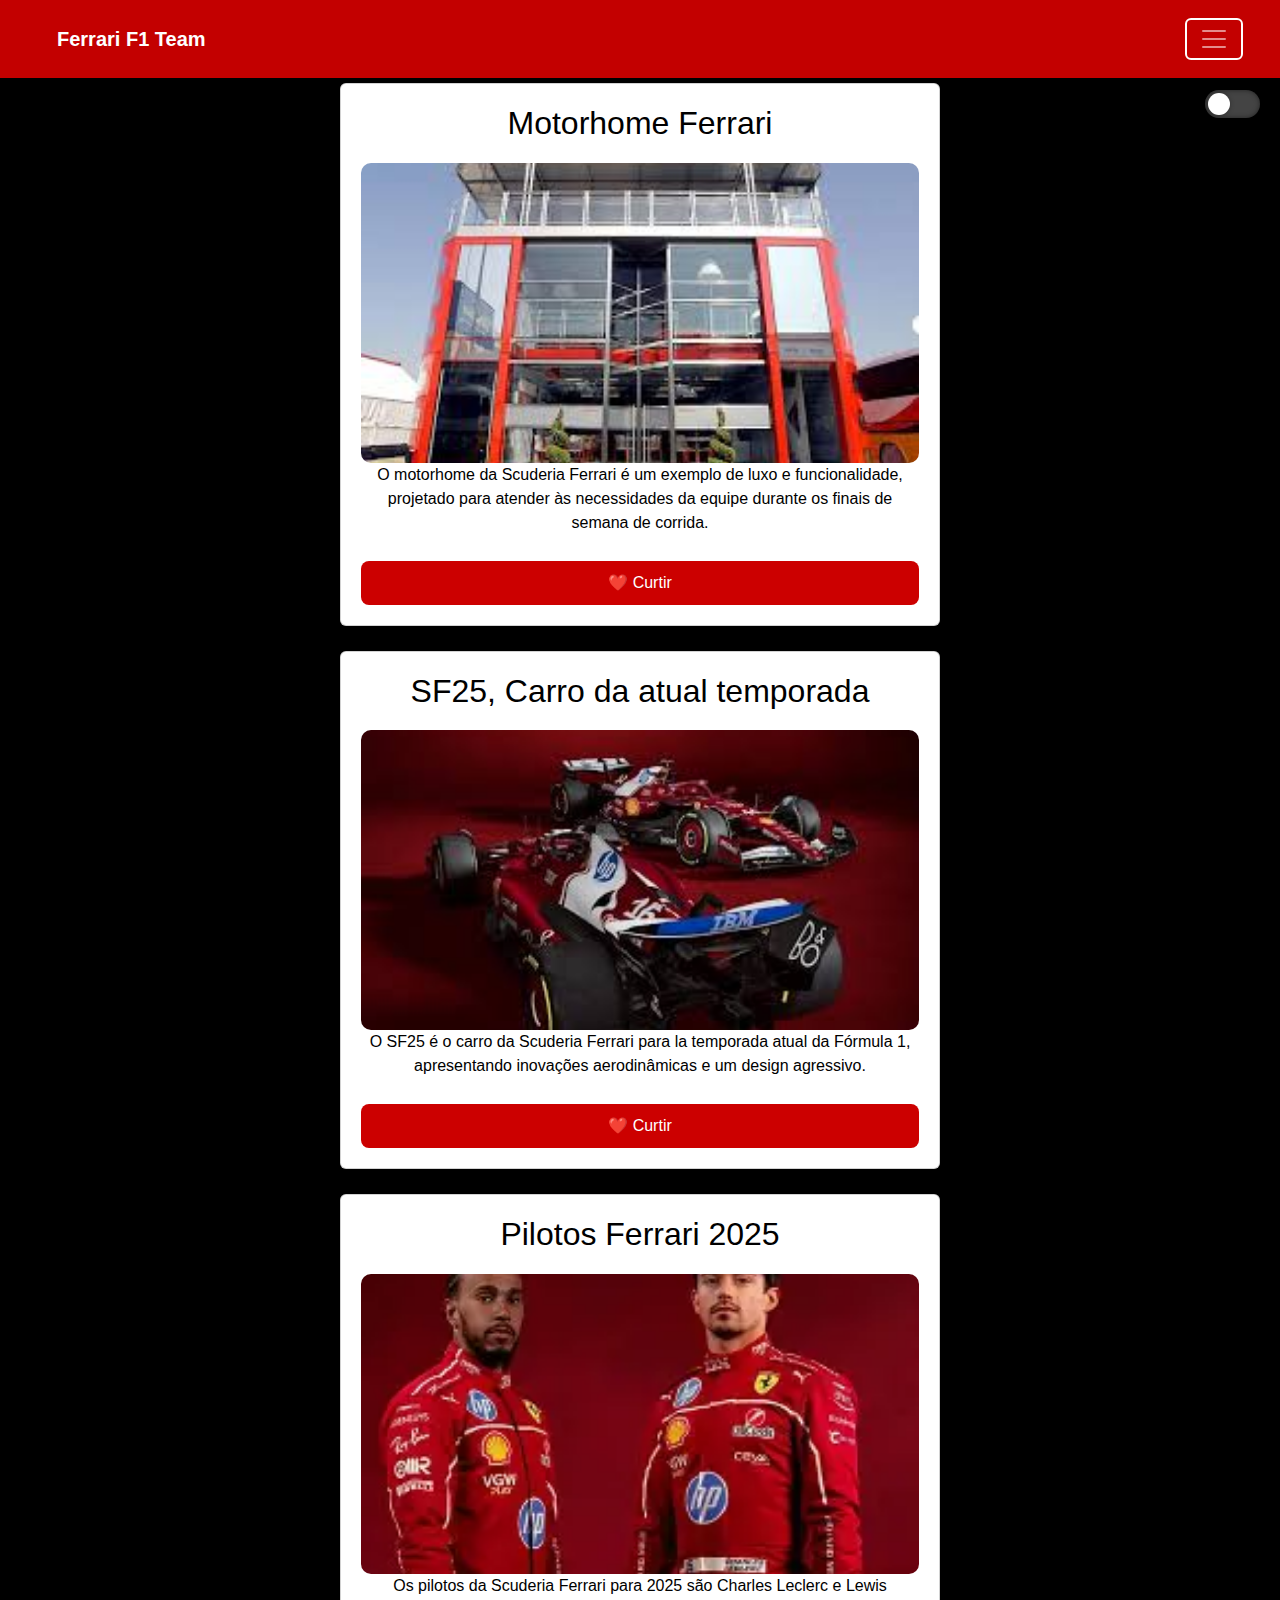
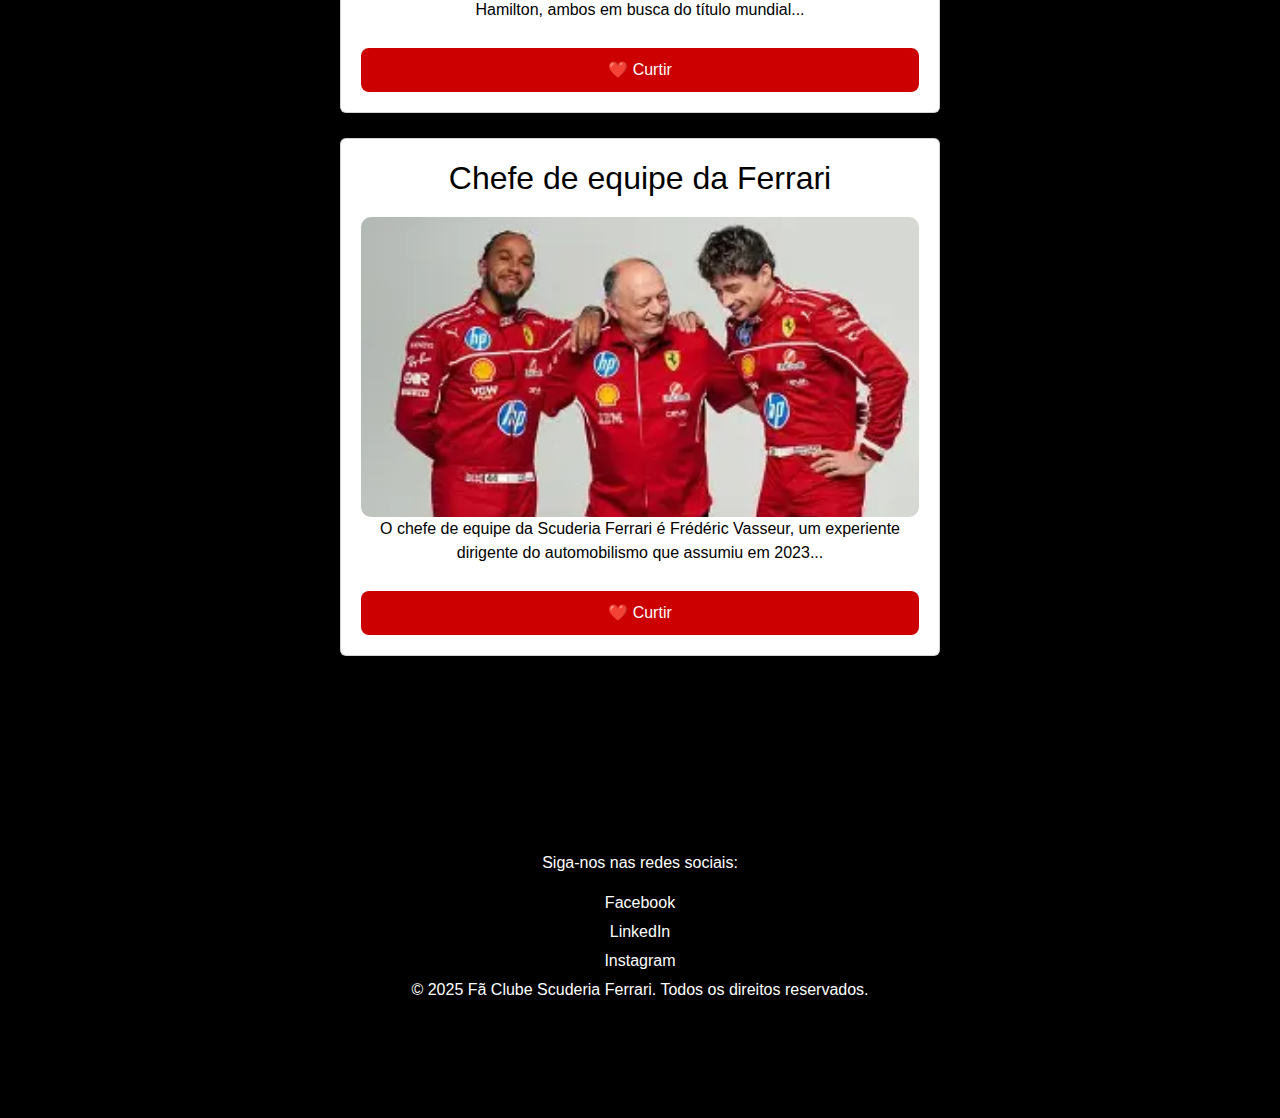
<file: galeria.html>
<!DOCTYPE html>
<html lang="pt-Br">
<head>
    <meta charset="UTF-8">
    <meta name="viewport" content="width=device-width, initial-scale=1.0">
    <title>Fã Clube Ferrari - Galeria</title>
    <link rel="stylesheet" href="index.css">
    <link href="https://cdn.jsdelivr.net/npm/bootstrap@5.3.8/dist/css/bootstrap.min.css" rel="stylesheet">
    <script src="https://cdn.jsdelivr.net/npm/bootstrap@5.3.8/dist/js/bootstrap.bundle.min.js"></script>
</head>
<body>

    <div class="theme-switch">
    <input type="checkbox" id="switchTheme">
    <label for="switchTheme" class="switch-label"></label>
</div>

    
    <nav class="navbar navbar-dark bg-danger fixed-top" style="background-color: #c30000;">
  <div class="container-fluid">
    <a class="navbar-brand fw-bold text-white" style="color: white !important;" href="index.html">Ferrari F1 Team</a>
    
    <button class="navbar-toggler custom-toggler" type="button"
              data-bs-toggle="collapse" data-bs-target="#navbarNav"
              aria-controls="navbarNav" aria-expanded="false"
              aria-label="Toggle navigation">
      <span class="navbar-toggler-icon"></span>
    </button>
    
    <div class="collapse navbar-collapse" id="navbarNav">
      <ul class="navbar-nav ms-auto">
        <li class="nav-item">
            <a class="nav-link text-white" href="index.html">Home</a>
        </li>
        <li class="nav-item">
            <a class="nav-link text-white" href="galeria.html">Galeria</a>
        </li>
        <li class="nav-item">
            <a class="nav-link text-white"  href="calendariof1.html">Calendário F1</a>
        </li>
      </ul>
    </div>
  </div>
</nav>

 <section id="galeria">
    <h2>Galeria de Fotos da Scuderia Ferrari</h2>

    <div class="card">
        <h2>Motorhome Ferrari</h2>
        <img src="motorhome.jpeg" alt="Motorhome Ferrari">
        <p>O motorhome da Scuderia Ferrari é um exemplo de luxo e funcionalidade, projetado para atender às necessidades da equipe durante os finais de semana de corrida.</p>
        <button class="like-btn">❤️ Curtir</button>
    </div>

    <div class="card">
        <h2>SF25, Carro da atual temporada</h2>
        <img src="sf25.jpeg" alt="SF25">
        <p>O SF25 é o carro da Scuderia Ferrari para la temporada atual da Fórmula 1, apresentando inovações aerodinâmicas e um design agressivo.</p>
        <button class="like-btn">❤️ Curtir</button>
    </div>

    <div class="card">
        <h2>Pilotos Ferrari 2025</h2>
        <img src="pilotos.jpeg" alt="Pilotos Ferrari 2025">
        <p>Os pilotos da Scuderia Ferrari para 2025 são Charles Leclerc e Lewis Hamilton, ambos em busca do título mundial...</p>
        <button class="like-btn">❤️ Curtir</button>
    </div>

    <div class="card">
        <h2>Chefe de equipe da Ferrari</h2>
        <img src="fredvasseur.jpeg" alt="Frédéric Vasseur">
        <p>O chefe de equipe da Scuderia Ferrari é Frédéric Vasseur, um experiente dirigente do automobilismo que assumiu em 2023...</p>
        <button class="like-btn">❤️ Curtir</button>
    </div>
</section>

     <section id="contato"> 
    <footer>
        <p>Siga-nos nas redes sociais:</p>
        <ul>
            <li><a href="#">Facebook</a></li>
            <li><a href="#">LinkedIn</a></li>
            <li><a href="#">Instagram</a></li>
        </ul>
        <p>&copy; 2025 Fã Clube Scuderia Ferrari. Todos os direitos reservados.</p>
    </footer>
</section>

<script>
// ===== MODO ESCURO / CLARO =====
const botaoTema = document.getElementById("switchTheme");

// Carregar tema salvo
if (localStorage.getItem("tema") === "light") {
    document.body.classList.add("light-mode");
    botaoTema.checked = true;
}

botaoTema.addEventListener("change", () => {
    document.body.classList.toggle("light-mode");

    // Salvar tema
    if (document.body.classList.contains("light-mode")) {
        localStorage.setItem("tema", "light");
    } else {
        localStorage.setItem("tema", "dark");
    }
});

// ===== CURTIR CARDS DA GALERIA =====

document.querySelectorAll('.like-btn').forEach(btn => {
    btn.addEventListener('click', () => {
        btn.classList.toggle('liked');
        btn.textContent = btn.classList.contains('liked') ? "❤️ Curtido" : "❤️ Curtir";
    });
});

</script>
</body>
</html>
</file>
<file: index.css>
/* ===== RESET ===== */
* {
    margin: 0;
    padding: 0;
    box-sizing: border-box;
    font-family: Arial, sans-serif;
}

/* ===== DARK MODE DEFAULT ===== */
body {
    background-color: black;
    color: white !important; 
    line-height: 1.6;
    transition: 0.3s ease-in-out;
}

/* =========================== NAVBAR =========================== */
nav.navbar {
    background-color: #c30000 !important;
    padding: 18px 25px !important;
    min-height: 70px !important;
    display: flex;
    align-items: center !important;
    justify-content: space-between;
}

.navbar-nav {
    list-style: none !important;
    padding-left: 0;
}

.logo, .navbar-brand {
    font-size: 28px;
    font-weight: bold;
    color: white !important;
    margin: 0;
    padding-left: 20px;
}

.nav-link {
    color: white !important;
    font-size: 18px;
    text-decoration: none;
}
.nav-link:hover { color: yellow !important; }

/* Toggler */
.navbar-toggler {
    border: 2px solid white !important;
    padding: 6px 10px;
    border-radius: 8px;
}

.navbar-toggler-icon {
    background-image: url("data:image/svg+xml,%3csvg xmlns='http://www.w3.org/2000/svg' viewBox='0 0 30 30'%3e%3cpath stroke='white' stroke-width='3' stroke-linecap='round' d='M4 7h22M4 15h22M4 23h22'/%3e%3csvg%3e")
}

/* =========================== HOME =========================== */
#home {
    background: url('scuderiaferrari5.jpeg') center/cover no-repeat;
    color: white !important;
    text-align: center;
    min-height: 100vh;
    padding: 60px 20px;
    display: flex;
    flex-direction: column;
    justify-content: center;
    align-items: center;
}

#home h1 { font-size: 40px; margin-bottom: 20px; }
#home p { font-size: 20px; }

/* =========================== SECTIONS =========================== */
section {
    padding: 80px 20px;
    text-align: center;
    background: black;
}

/* =========================== POSTS =========================== */
/* ===== CAIXA DE POSTAR ===== */
.post-box {
    display: flex;
    gap: 10px;
    margin: 30px auto;
    max-width: 500px;
    background: #111;
    padding: 15px;
    border-radius: 12px;
    border: 2px solid #c30000;
    box-shadow: 0px 0px 10px rgba(255,0,0,0.3);
}

/* Input */
.post-box input {
    flex: 1;
    padding: 12px;
    border-radius: 8px;
    border: 1px solid #c30000;
    background: #000;
    color: white;
    font-size: 16px;
    outline: none;
}

.post-box input::placeholder {
    color: #bbb;
}

/* Botão */
.post-box button {
    background: #c30000;
    color: white;
    padding: 12px 18px;
    border: none;
    border-radius: 8px;
    font-size: 16px;
    cursor: pointer;
    transition: 0.3s;
}

.post-box button:hover {
    background: #ff0000;
    transform: scale(1.05);
}

/* ===== LIGHT MODE ===== */
body.light-mode .post-box {
    background: #ffffff;
    border: 2px solid #c30000;
    box-shadow: 0px 0px 10px rgba(0,0,0,0.1);
}

body.light-mode .post-box input {
    background: #f5f5f5;
    color: #000;
    border: 1px solid #c30000;
}

body.light-mode .post-box input::placeholder {
    color: #666;
}

body.light-mode .post-box button {
    background: #c30000;
    color: white;
}

/* =========================== FORMULÁRIO =========================== */
form {
    display: flex;
    flex-direction: column;
    max-width: 400px;
    margin: auto;
    color: yellow;
}

form input, form textarea {
    padding: 10px;
    border: 1px solid rgb(255, 255, 0);
    border-radius: 5px;
    background: white;
    color: black;
}

/* =========================== FOOTER =========================== */
footer {
    width: 80%;
    margin: 50px auto 0;
    padding: 20px;
    background: black !important;
    text-align: center;
    color: white !important;
    border-radius: 10px;
}

footer ul {
    list-style: none;      /* remove as bolinhas */
    padding-left: 0;       /* remove recuo esquerdo */
    margin: 0;
}

footer ul li {
    margin-bottom: 5px;    /* deixa organizado */
}

footer ul li a {
    text-decoration: none; /* deixa mais bonito */
    color: inherit;        /* usa a cor padrão do modo escuro/claro */
}

/* =========================== GALERIA =========================== */
#galeria {
    padding: 20px;
}

#galeria h2 {
    text-align: center;
    margin-bottom: 20px;
}

.card {
    background: white;
    border-radius: 12px;
    padding: 20px;
    margin: 25px auto;
    max-width: 600px;
    text-align: center;
    border: 2px solid #cc0000;
    transition: transform 0.3s ease;
}

.card:hover {
    transform: scale(1.02);
}

.card img {
    width: 100%;
    height: 300px;
    object-fit: cover;
    border-radius: 10px;
}

/* Botão de curtir */
.like-btn {
    background: #cc0000;
    color: white;
    border: none;
    padding: 10px 18px;
    border-radius: 8px;
    cursor: pointer;
    font-size: 16px;
    margin-top: 10px;
    transition: 0.3s;
}

.like-btn:hover {
    background: #ff1a1a;
    transform: scale(1.05);
}

.like-btn.liked {
    background: #ff3333;
}

/* ======== TABELA DO CALENDÁRIO ======== */

table {
    width: 90%;
    margin: 40px auto;
    border-collapse: collapse;
    font-size: 18px;
    overflow: hidden;
    border-radius: 12px;
}

/* Cabeçalho */
table th {
    background: #c30000;
    color: white;
    padding: 15px;
    font-size: 20px;
    text-transform: uppercase;
    letter-spacing: 1px;
}

/* Linhas */
table td {
    padding: 14px;
    border-bottom: 1px solid rgba(255, 255, 255, 0.1);
}

/* Linhas alternadas */
table tr:nth-child(even) {
    background: rgba(255, 255, 255, 0.03);
}

/* Hover */
table tr:hover {
    background: rgba(255, 0, 0, 0.2);
    transition: 0.3s;
}

/* ======== LIGHT MODE ======== */
body.light-mode table {
    background: #f5f5f5;
    border: 1px solid #ddd;
}

body.light-mode th {
    background: #c30000;
    color: white;
}

body.light-mode td {
    border-bottom: 1px solid #ddd;
}

body.light-mode tr:nth-child(even) {
    background: #eeeeee;
}

body.light-mode tr:hover {
    background: rgba(255, 0, 0, 0.15);
}


/* ——————————————————————
   MODO ESCURO (tema padrão)
———————————————————————— */
body {
    background-color: #000 !important;
    color: #fff !important;
}

/* ——————————————————————
   MODO CLARO
———————————————————————— */
body.light-mode {
    background-color: #ffffff !important;
    color: #000 !important;
}

/* NAVBAR */
body.light-mode nav.navbar {
    background-color: #c30000 !important;
}

/* SEÇÕES */
body.light-mode section {
    background-color: #ffffff !important;
    color: #000 !important;
}

/* HOME (continua branca com texto branco) */
body.light-mode #home {
    background-color: #ffffff !important;
}
body.light-mode #home h1,
body.light-mode #home p {
    color: #ffffff !important;
}

/* GALERIA — NÃO MUDA NO MODO CLARO */
#galeria div {
    background-color: #ffffff !important;
    color: #000 !important;
}
body.light-mode #galeria div {
    background-color: #ffffff !important;
    color: #000 !important;
}

/* POSTS — NÃO MUDAM COM O MODO */
#posts .card {
    background-color: #111 !important;
    color: white !important;
}
body.light-mode #posts .card {
    background-color: #f5f5f5 !important;
    color: #000 !important;
}

/* ===== SWITCH DE TEMA ESTILO MODERNO ===== */

.theme-switch {
    position: fixed;
    top: 90px;
    right: 20px;
    z-index: 9999;
}

/* Esconde o checkbox */
.theme-switch input {
    display: none;
}

/* Área do botão */
.switch-label {
    width: 55px;
    height: 28px;
    background: #444;
    border-radius: 30px;
    display: block;
    position: relative;
    cursor: pointer;
    transition: background 0.3s;
    box-shadow: inset 0 0 5px rgba(0, 0, 0, 0.5);
}

/* Bolinha */
.switch-label::after {
    content: "";
    width: 22px;
    height: 22px;
    background: white;
    border-radius: 50%;
    position: absolute;
    top: 3px;
    left: 3px;
    transition: 0.3s ease;
    box-shadow: 0px 0px 5px rgba(0,0,0,0.3);
}

/* Quando ativado (modo claro) */
.theme-switch input:checked + .switch-label {
    background: #c30000;
}

.theme-switch input:checked + .switch-label::after {
    transform: translateX(27px);
}
.theme-switch {
    position: fixed !important;
    top: 90px;
    right: 20px;
    z-index: 9999 !important;
}
</file>
